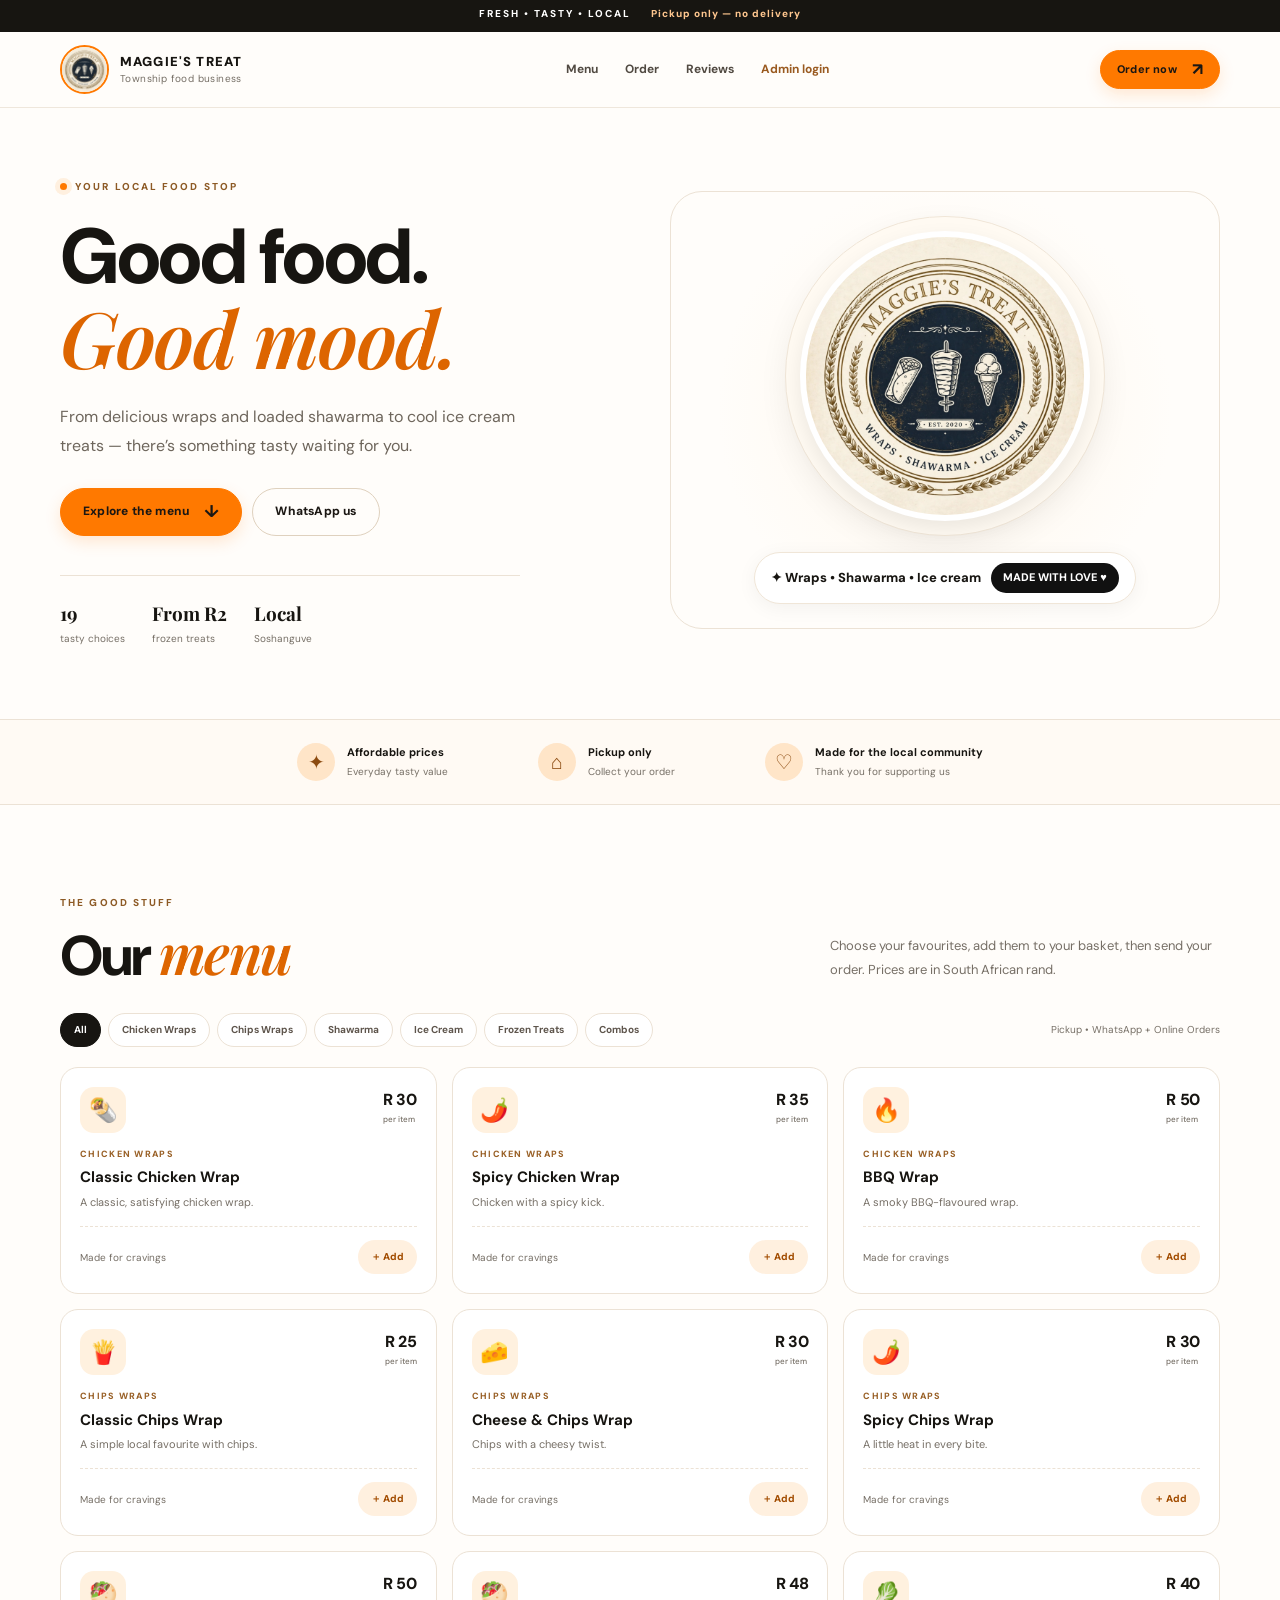
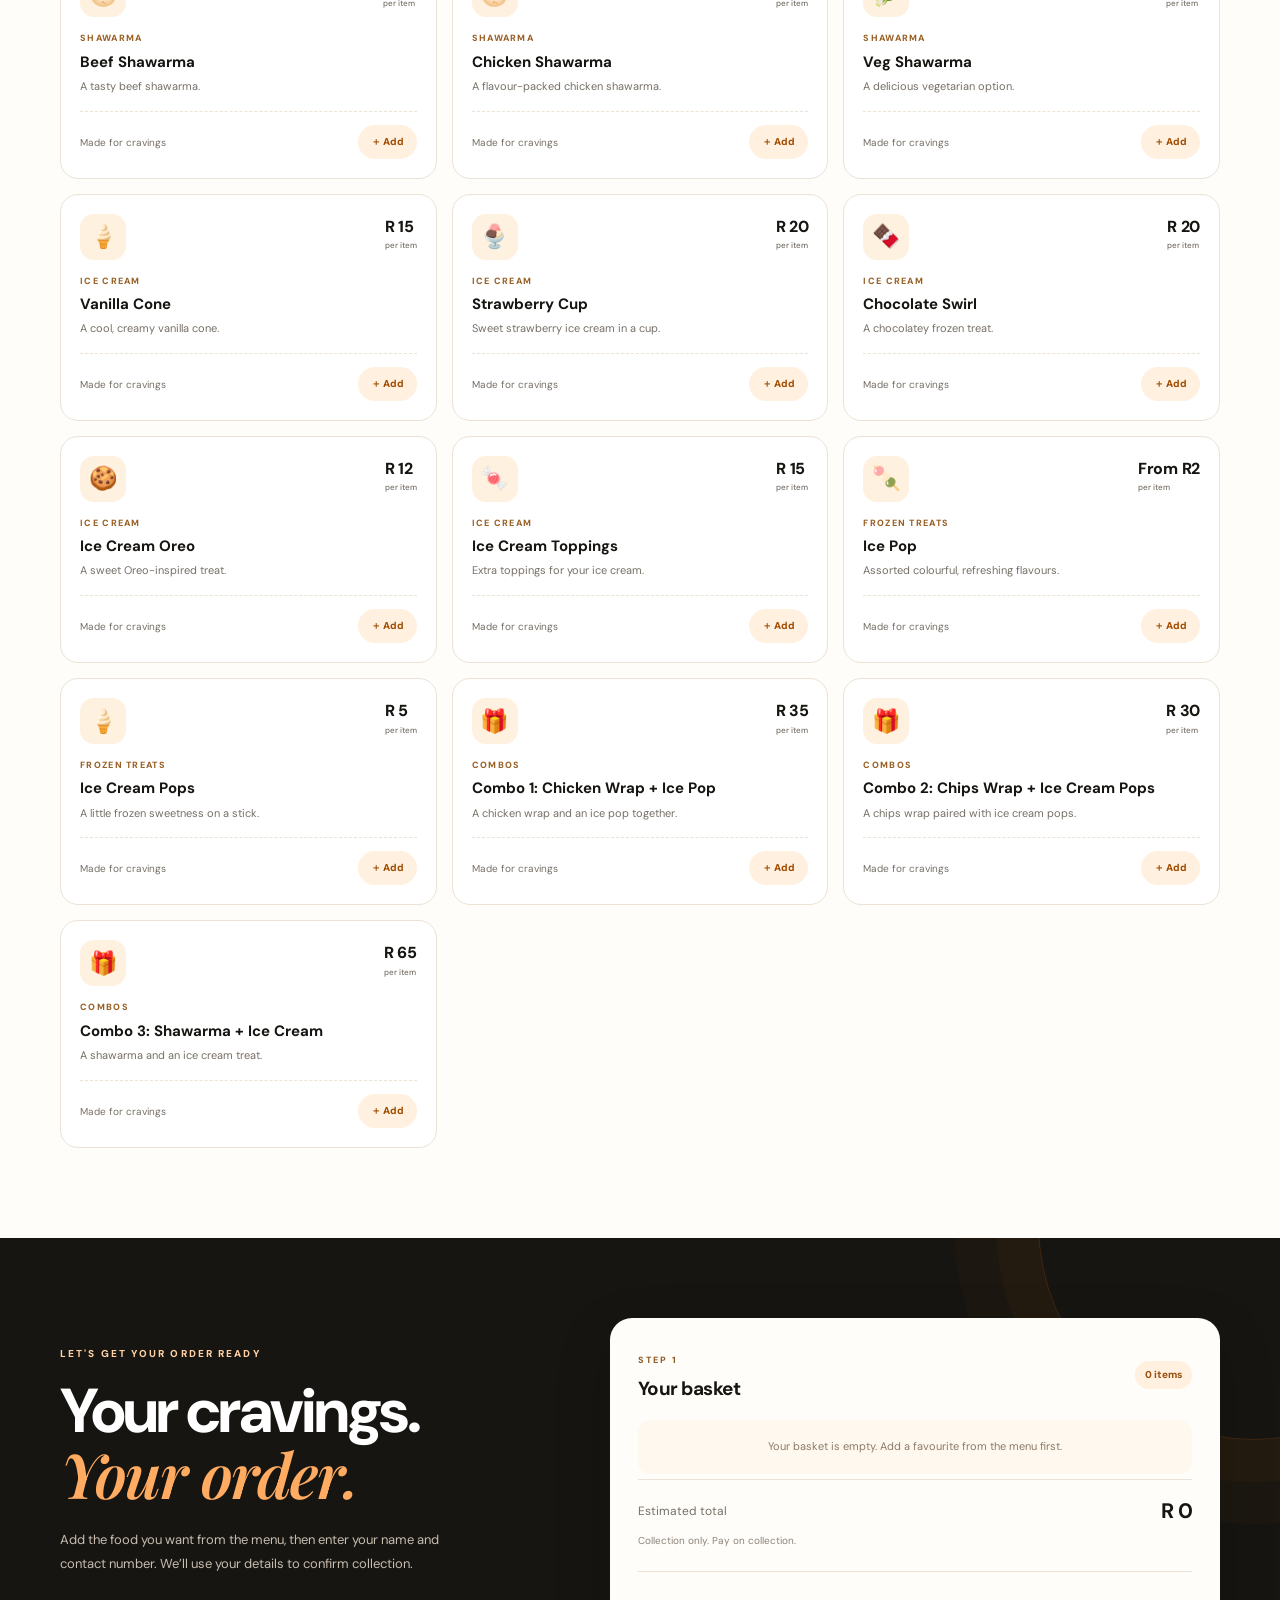
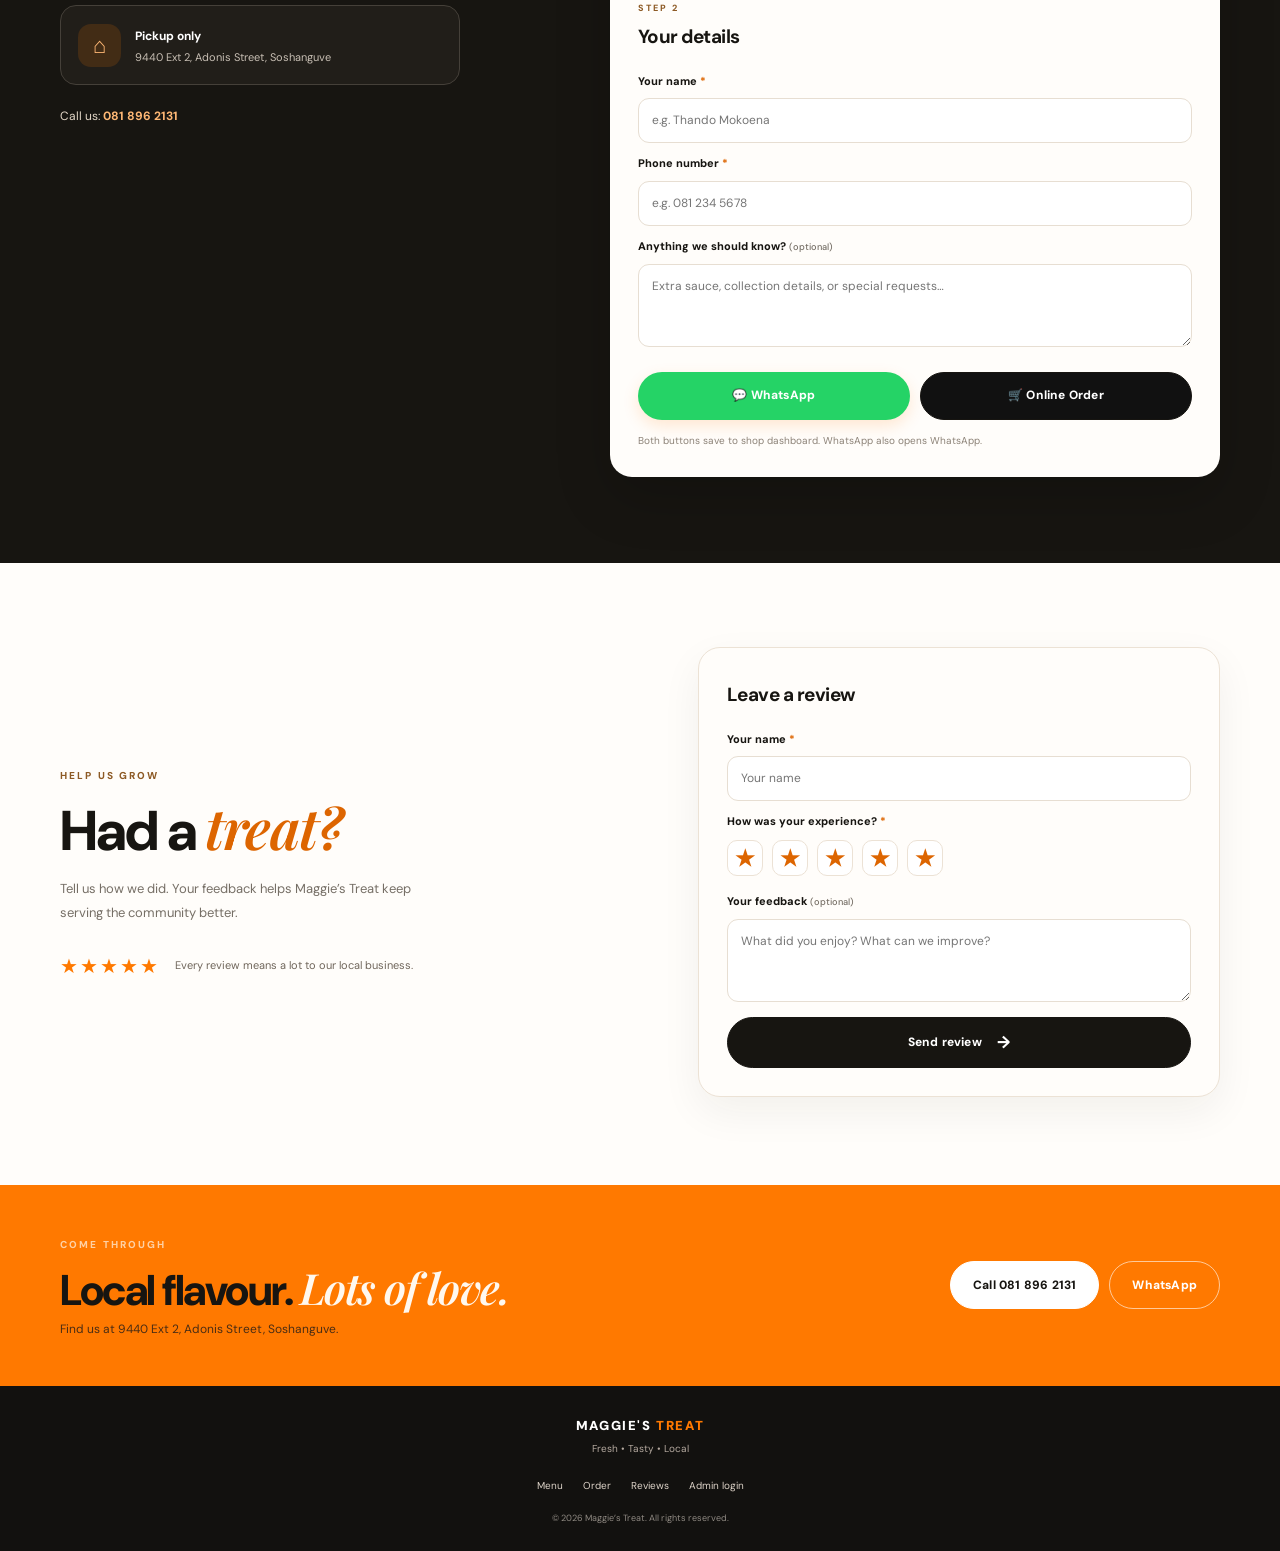
<file: index.html>
<!doctype html>
<html lang="en-ZA">
<head>
  <meta charset="utf-8">
  <meta name="viewport" content="width=device-width, initial-scale=1">
  <meta name="theme-color" content="#ff7900">
  <meta name="description" content="Order wraps, shawarma, ice cream and frozen treats from Maggie's Treat in Soshanguve. Pickup only.">
  <title>Maggie's Treat | Fresh, tasty & local</title>
  <link rel="icon" href="logo.jpg" type="image/jpeg">
  <link rel="stylesheet" href="styles.css">
</head>
<body>
  <div class="top-strip">FRESH • TASTY • LOCAL <span>Pickup only — no delivery</span></div>
  <header class="site-header">
    <a class="brand" href="#home" aria-label="Maggie's Treat home">
      <img src="logo.jpg" alt="Maggie's Treat logo">
      <span><strong>MAGGIE'S TREAT</strong><small>Township food business</small></span>
    </a>
    <nav class="main-nav" aria-label="Main navigation">
      <a href="#menu">Menu</a>
      <a href="#order">Order</a>
      <a href="#reviews">Reviews</a>
      <a class="nav-admin" href="admin.html">Admin login</a>
    </nav>
    <a class="button button-small" href="#order">Order now <span aria-hidden="true">↗</span></a>
  </header>

  <main>
    <section class="hero section-wrap" id="home">
      <div class="hero-copy">
        <span class="eyebrow"><span class="eyebrow-dot"></span> YOUR LOCAL FOOD STOP</span>
        <h1>Good food.<br><em>Good mood.</em></h1>
        <p class="hero-lead">From delicious wraps and loaded shawarma to cool ice cream treats — there’s something tasty waiting for you.</p>
        <div class="hero-actions">
          <a class="button" href="#menu">Explore the menu <span aria-hidden="true">↓</span></a>
          <a class="button button-outline" href="https://wa.me/27818962131?text=Hi%20Maggie%27s%20Treat%2C%20I%20would%20like%20to%20place%20an%20order." target="_blank" rel="noopener">WhatsApp us</a>
        </div>
        <div class="hero-highlights">
          <div><strong>19</strong><span>tasty choices</span></div>
          <div><strong>From R2</strong><span>frozen treats</span></div>
          <div><strong>Local</strong><span>Soshanguve</span></div>
        </div>
      </div>
              <div class="hero-visual" style="background:transparent;border:none;padding:0;display:grid;gap:16px;place-items:center">
        <div style="width:320px;height:320px;max-width:90vw;border-radius:50%;background:#fffaf2;border:1px solid #f0e6d8;display:grid;place-items:center;padding:14px;box-shadow:0 10px 30px rgba(0,0,0,.06)">
          <img src="logo.jpg" alt="Maggie's Treat" style="width:100%;height:100%;border-radius:50%;object-fit:cover;display:block;border:6px solid #fff;box-shadow:0 8px 20px rgba(0,0,0,.08);background:#fff">
        </div>
        <div style="padding:10px 16px;display:flex;flex-wrap:wrap;gap:10px;justify-content:center;align-items:center;background:#fff;border-radius:999px;border:1px solid #f0e6d8;box-shadow:0 4px 20px rgba(0,0,0,.05)">
          <span style="font-weight:800;font-size:13px">✦ Wraps • Shawarma • Ice cream</span>
          <span style="background:#111;color:#fff;padding:6px 12px;border-radius:999px;font-size:11px;font-weight:800">MADE WITH LOVE ♥</span>
        </div>
  </div>
    </section>

    <section class="trust-row" aria-label="Business highlights">
      <div><span class="trust-icon">✦</span><span><strong>Affordable prices</strong><small>Everyday tasty value</small></span></div>
      <div><span class="trust-icon">⌂</span><span><strong>Pickup only</strong><small>Collect your order</small></span></div>
      <div><span class="trust-icon">♡</span><span><strong>Made for the local community</strong><small>Thank you for supporting us</small></span></div>
    </section>

    <section class="menu-section section-wrap" id="menu">
      <div class="section-heading">
        <div><span class="eyebrow">THE GOOD STUFF</span><h2>Our <em>menu</em></h2></div>
        <p>Choose your favourites, add them to your basket, then send your order. Prices are in South African rand.</p>
      </div>
      <div class="menu-toolbar">
        <div id="menuFilters" class="filter-pills" aria-label="Filter menu by category"></div>
        <span id="menuConnection" class="connection-note">Pickup only - Collection</span>
      </div>
      <div id="menuGrid" class="menu-grid" aria-live="polite"></div>
    </section>

    <section class="order-section" id="order">
      <div class="section-wrap order-layout">
        <div class="order-intro">
          <span class="eyebrow eyebrow-light">LET'S GET YOUR ORDER READY</span>
          <h2>Your cravings.<br><em>Your order.</em></h2>
          <p>Add the food you want from the menu, then enter your name and contact number. We’ll use your details to confirm collection.</p>
          <div class="pickup-card"><span class="pickup-icon">⌂</span><div><strong>Pickup only</strong><p>9440 Ext 2, Adonis Street, Soshanguve</p></div></div>
          <a class="phone-link" href="tel:0818962131">Call us: <strong>081 896 2131</strong></a>
        </div>
        <div class="checkout-card">
          <div class="checkout-heading"><div><span class="eyebrow">STEP 1</span><h3>Your basket</h3></div><span class="basket-count" id="basketCount">0 items</span></div>
          <div id="cartItems" class="cart-items"><div class="empty-cart">Your basket is empty. Add a favourite from the menu first.</div></div>
          <div class="cart-total"><span>Estimated total</span><strong id="cartTotal">R0</strong></div>
          <p class="fine-print">Collection only. Pay on collection.</p>
          <div class="form-divider"></div>
          <div class="checkout-heading"><div><span class="eyebrow">STEP 2</span><h3>Your details</h3></div></div>
          <form id="orderForm" class="form-stack">
            <label for="customerName">Your name <span>*</span></label>
            <input id="customerName" name="customerName" type="text" autocomplete="name" maxlength="80" placeholder="e.g. Thando Mokoena" required>
            <label for="customerPhone">Phone number <span>*</span></label>
            <input id="customerPhone" name="customerPhone" type="tel" autocomplete="tel" inputmode="tel" maxlength="25" placeholder="e.g. 081 234 5678" required>
            <label for="orderNote">Anything we should know? <small>(optional)</small></label>
            <textarea id="orderNote" name="orderNote" rows="3" maxlength="500" placeholder="Extra sauce, collection details, or special requests…"></textarea>
            
            <!-- TWO BUTTONS - WHATSAPP + ONLINE -->
            <div style="display:grid;grid-template-columns:1fr 1fr;gap:10px;margin-top:10px">
              <button type="button" id="whatsappOrderBtn" class="button" style="background:#25D366;color:#fff;border:0">💬 WhatsApp</button>
              <button type="button" id="onlineOrderBtn" class="button button-dark" style="background:#111">🛒 Online Order</button>
            </div>
            <button type="submit" id="submitOrderBtn" style="display:none"></button>
            
            <p class="form-message" id="orderMessage" role="status" aria-live="polite"></p>
            <p class="privacy-note">Both buttons save to shop dashboard. WhatsApp also opens WhatsApp.</p>
          </form>
        </div>
      </div>
    </section>

    <section class="reviews-section section-wrap" id="reviews">
      <div class="review-copy"><span class="eyebrow">HELP US GROW</span><h2>Had a <em>treat?</em></h2><p>Tell us how we did. Your feedback helps Maggie’s Treat keep serving the community better.</p><div class="review-promise"><span>★★★★★</span><p>Every review means a lot to our local business.</p></div></div>
      <div class="review-form-card">
        <h3>Leave a review</h3>
        <form id="reviewForm" class="form-stack">
          <label for="reviewName">Your name <span>*</span></label>
          <input id="reviewName" name="reviewName" type="text" maxlength="80" placeholder="Your name" required>
          <label>How was your experience? <span>*</span></label>
          <div class="rating-picker" role="radiogroup" aria-label="Choose a rating">
            <label><input type="radio" name="rating" value="1" required><span aria-label="1 star">★</span></label>
            <label><input type="radio" name="rating" value="2"><span aria-label="2 stars">★</span></label>
            <label><input type="radio" name="rating" value="3"><span aria-label="3 stars">★</span></label>
            <label><input type="radio" name="rating" value="4"><span aria-label="4 stars">★</span></label>
            <label><input type="radio" name="rating" value="5"><span aria-label="5 stars">★</span></label>
          </div>
          <label for="reviewComment">Your feedback <small>(optional)</small></label>
          <textarea id="reviewComment" name="reviewComment" rows="3" maxlength="700" placeholder="What did you enjoy? What can we improve?"></textarea>
          <button class="button button-dark button-full" type="submit" id="submitReviewBtn">Send review <span aria-hidden="true">→</span></button>
          <p class="form-message" id="reviewMessage" role="status" aria-live="polite"></p>
        </form>
      </div>
    </section>

    <section class="contact-band">
      <div class="section-wrap contact-band-inner"><div><span class="eyebrow eyebrow-light">COME THROUGH</span><h2>Local flavour. <em>Lots of love.</em></h2><p>Find us at 9440 Ext 2, Adonis Street, Soshanguve.</p></div><div class="contact-actions"><a class="button button-white" href="tel:0818962131">Call 081 896 2131</a><a class="button button-outline-light" href="https://wa.me/27818962131" target="_blank" rel="noopener">WhatsApp</a></div></div>
    </section>
  </main>

  <footer class="site-footer"><a class="footer-brand" href="#home">MAGGIE'S <span>TREAT</span></a><p>Fresh • Tasty • Local</p><div class="footer-links"><a href="#menu">Menu</a><a href="#order">Order</a><a href="#reviews">Reviews</a><a href="admin.html">Admin login</a></div><small>© <span id="currentYear"></span> Maggie’s Treat. All rights reserved.</small></footer>

  <script src="js/app.js"></script>
</body>
                                                                                                                     </html>
</file>
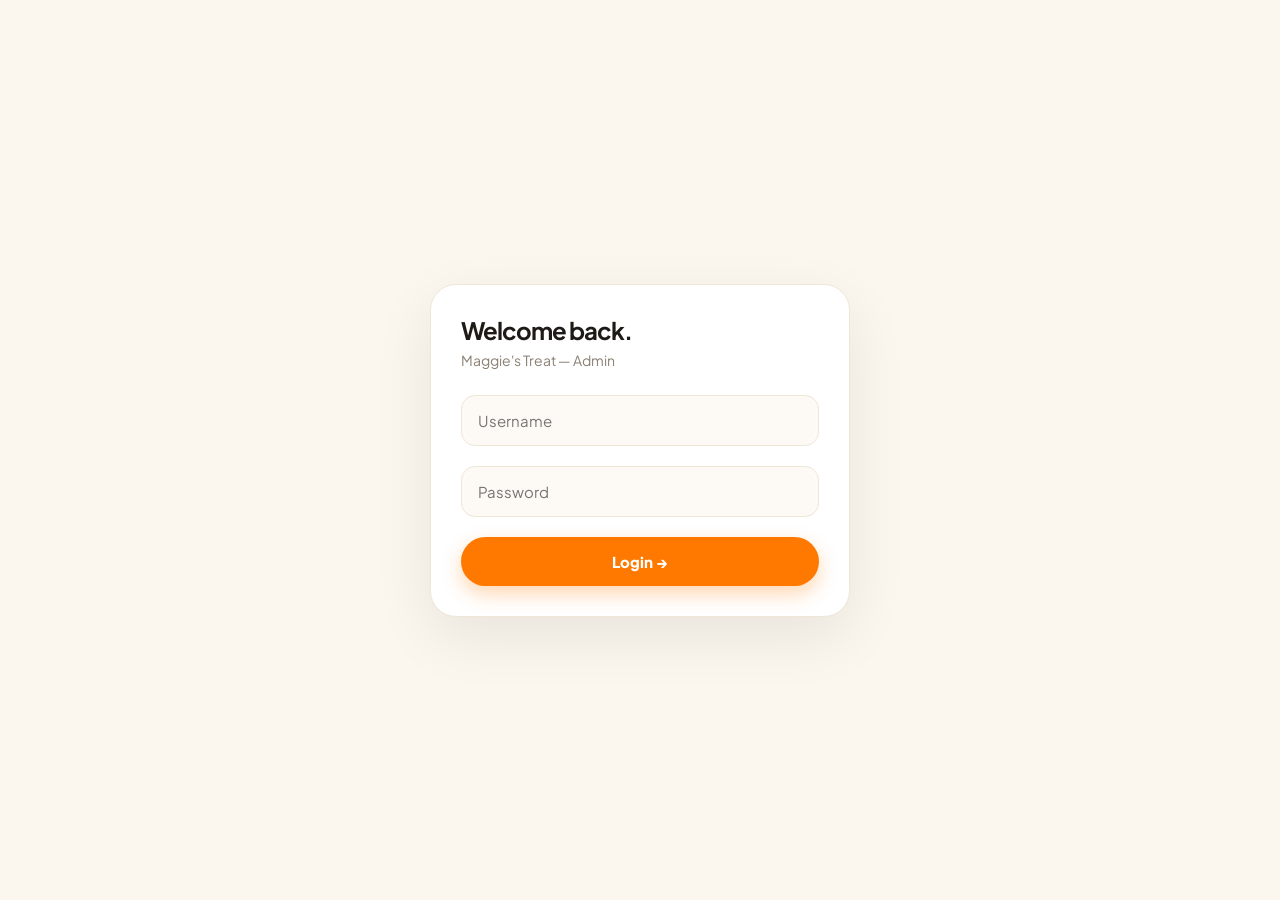
<file: admin.html>
<!doctype html>
<html lang="en-ZA">
<head>
<meta charset="utf-8"><meta name="viewport" content="width=device-width,initial-scale=1">
<title>Maggie's Treat — Admin</title>
<link href="https://fonts.googleapis.com/css2?family=Plus+Jakarta+Sans:wght@600;700;800&display=swap" rel="stylesheet">
<style>
*{box-sizing:border-box;font-family:'Plus Jakarta Sans',sans-serif}
body{margin:0;background:#fbf6ee;min-height:100vh;color:#1e1a15}
.hidden{display:none!important}
.wrap{min-height:100vh;display:grid;place-items:center;padding:20px}
.login{width:100%;max-width:420px;background:#fff;border-radius:26px;padding:30px;box-shadow:0 20px 60px rgba(0,0,0,.08);border:1px solid #f0e6d8}
.login input{width:100%;padding:15px 16px;border-radius:14px;border:1.5px solid #f0e6d8;background:#fdfaf5;margin:8px 0 12px;font-size:15px;outline:none}
.login input:focus{border-color:#ff7900;background:#fff}
.btn-orange{width:100%;padding:15px;border-radius:999px;background:#ff7900;color:#fff;border:0;font-weight:800;font-size:15px;cursor:pointer;box-shadow:0 8px 20px rgba(255,121,0,.3)}
header{position:sticky;top:0;z-index:10;background:rgba(255,255,255,.92);backdrop-filter:blur(12px);border-bottom:1px solid #f0e6d8;padding:14px 24px;display:flex;justify-content:space-between;align-items:center}
main{max-width:1250px;margin:0 auto;padding:24px 20px}
.kpis{display:grid;grid-template-columns:repeat(auto-fit,minmax(220px,1fr));gap:14px;margin:18px 0}
.kpi{background:#fff;border:1px solid #f0e6d8;border-radius:20px;padding:20px}
.kpi small{color:#8a7f72;font-weight:700;font-size:12px;text-transform:uppercase}
.kpi h2{margin:10px 0 4px;font-size:42px;letter-spacing:-2px}
.orders-wrap{background:#fff;border:1px solid #f0e6d8;border-radius:24px;padding:20px}
.tabs{display:flex;gap:8px;flex-wrap:wrap;margin:12px 0}
.tab{padding:10px 16px;border-radius:999px;border:1.5px solid #f0e6d8;background:#fffefb;font-weight:700;cursor:pointer}
.tab.active{background:#ff7900;color:#fff;border-color:#ff7900}
.grid{display:grid;grid-template-columns:repeat(auto-fit,minmax(300px,1fr));gap:14px}
.ocard{background:#fff;border:1px solid #f5eee4;border-radius:18px;padding:16px}
.badge{padding:5px 12px;border-radius:999px;font-size:11px;font-weight:800;text-transform:uppercase}
.b-new{background:#ff7900;color:#fff}.b-completed{background:#111;color:#fff}
.btn-done{width:100%;margin-top:12px;background:#111;color:#fff;border:0;padding:12px;border-radius:999px;font-weight:800;cursor:pointer}
.btn-ghost{padding:8px 14px;border-radius:999px;border:1px solid #e8ddd0;background:#fff;font-weight:700;cursor:pointer}
</style>
</head>
<body>

<div id="loginPanel" class="wrap">
<div class="login">
<h2 style="margin:0 0 6px;letter-spacing:-1px">Welcome back.</h2>
<p style="color:#8a7f72;font-size:14px;margin:0 0 18px">Maggie's Treat — Admin</p>
<div id="msg"></div>
<form id="loginForm">
<input id="email" type="text" placeholder="Username" required autocomplete="off">
<input id="pass" type="password" placeholder="Password" required autocomplete="off">
<!-- FIXED: LOGIN ONLY -->
<button type="submit" id="loginBtn" class="btn-orange" style="margin-top:8px">Login →</button>
</form>
</div>
</div>

<div id="dash" class="hidden">
<header><div style="font-weight:800;display:flex;gap:10px;align-items:center"><span style="width:36px;height:36px;background:#ff7900;border-radius:10px;display:grid;place-items:center;color:#fff">🧁</span> MAGGIE'S TREAT</div><button id="out" class="btn-ghost">Log out</button></header>
<main>
<h1 style="font-size:30px;letter-spacing:-1.2px;margin:8px 0 4px">Dashboard</h1>
<p style="color:#8a7f72;margin:0 0 18px">Local orders • WhatsApp + Online • Recent first</p>
<div id="kpis" class="kpis"></div>
<div class="orders-wrap">
<div style="display:flex;justify-content:space-between;align-items:center;flex-wrap:wrap;gap:10px"><h2 style="margin:0;letter-spacing:-1px">Orders</h2><div style="display:flex;gap:8px;flex-wrap:wrap"><select id="filter" class="btn-ghost"><option value="all">All</option><option value="new">New</option><option value="completed">Completed</option></select><button id="export" class="btn-ghost">Export CSV</button><button id="clearAll" class="btn-ghost" style="color:#a00;border-color:#ffcccc">Clear Test</button></div></div>
<div class="tabs"><button class="tab active" data-f="all">All</button><button class="tab" data-f="new">New</button><button class="tab" data-f="completed">Completed</button></div>
<div id="list" class="grid"></div>
</div>
</main>
</div>

<script>
const STORAGE_KEY='maggie_orders_v2';
let orders=JSON.parse(localStorage.getItem(STORAGE_KEY)||'[]');
const $=id=>document.getElementById(id);

const ADMIN_USER='plethabo434@gmail.com';
const ADMIN_PASS='@Maggie2017';

$('loginForm').onsubmit=(e)=>{
  e.preventDefault();
  const user=$('email').value.trim().toLowerCase();
  const pass=$('pass').value;
  if(user===ADMIN_USER && pass===ADMIN_PASS){
    localStorage.setItem('maggie_admin_logged','1');
    openDash();
  } else {
    $('msg').innerHTML='<div style="background:#ffe6e6;padding:10px;border-radius:10px;color:#a00;font-size:13px">Wrong username or password</div>';
  }
};

function openDash(){ $('loginPanel').classList.add('hidden'); $('dash').classList.remove('hidden'); load(); }
function save(){ localStorage.setItem(STORAGE_KEY, JSON.stringify(orders)); }

function load(){
  const now=new Date(); const sToday=new Date(now.getFullYear(),now.getMonth(),now.getDate()); const sWeek=new Date(); sWeek.setDate(now.getDate()-7); const sMonth=new Date(now.getFullYear(),now.getMonth(),1);
  let cToday=0,cWeek=0,cMonth=0,totalMoney=0;
  orders.forEach(o=>{ const d=new Date(o.created_at); totalMoney+=Number(o.total||0); if(d>=sToday) cToday++; if(d>=sWeek) cWeek++; if(d>=sMonth) cMonth++; });
  $('kpis').innerHTML=`
    <div class=kpi><small>Today</small><h2>${cToday}</h2><div style="color:#0a7a2e;font-weight:700;font-size:13px">R${orders.filter(o=>new Date(o.created_at)>=sToday).reduce((s,o)=>s+Number(o.total||0),0).toFixed(2)} today</div></div>
    <div class=kpi><small>Week</small><h2>${cWeek}</h2><div style="color:#0a7a2e;font-weight:700;font-size:13px">R${orders.filter(o=>new Date(o.created_at)>=sWeek).reduce((s,o)=>s+Number(o.total||0),0).toFixed(2)} week</div></div>
    <div class=kpi><small>Month</small><h2>${cMonth}</h2><div style="color:#0a7f72;font-weight:700;font-size:13px">R${orders.filter(o=>new Date(o.created_at)>=sMonth).reduce((s,o)=>s+Number(o.total||0),0).toFixed(2)} month</div></div>
    <div class=kpi><small>Total Sales</small><h2>R${totalMoney.toFixed(0)}</h2><div style="color:#8a7f72;font-size:13px">${orders.length} orders</div></div>`;
  render();
}
function render(){
  const f=$('filter').value; let list=f==='all'?orders:orders.filter(o=>o.status===f);
  if(!list.length){ $('list').innerHTML='<div style="grid-column:1/-1;padding:30px;text-align:center;color:#8a7f72">No orders yet<br>Orders from website will appear here</div>'; return; }
  $('list').innerHTML=list.slice().reverse().map(o=>{
    const items=(o.item_details||[]).map(i=>`${i.quantity}× ${i.name}`).join(' • ')||o.items;
    const shortId='#'+String(o.id).slice(-5);
    return `<div class=ocard><div style="display:flex;justify-content:space-between"><span class="badge b-${o.status}">${o.status}</span><small style="color:#8a7f72">${shortId} • ${new Date(o.created_at).toLocaleString()}</small></div><div style="font-weight:800;font-size:18px;margin:10px 0 2px">${o.customer_name}</div><div style="font-size:13px;color:#8a7f72">📞 ${o.phone}</div><div style="font-size:13px;margin:10px 0">Items: ${items}</div>${o.order_note?`<div style="font-size:12px;background:#fdf6ee;padding:8px;border-radius:8px;margin:8px 0">Note: ${o.order_note}</div>`:''}<div style="font-weight:800;font-size:18px">R ${Number(o.total).toFixed(2)}</div>${o.status==='completed'?`<div style="background:#111;color:#fff;padding:10px;border-radius:999px;text-align:center;font-weight:800;margin-top:10px">✓ DONE</div>`:`<button class=btn-done onclick="doneOrder('${o.id}')">DONE → WhatsApp Customer</button>`}</div>`;
  }).join('');
}
window.doneOrder=(id)=>{
  const o=orders.find(x=>x.id==id); if(!o) return; o.status='completed'; save();
  let phone=(o.phone||'').replace(/\D/g,''); if(phone.startsWith('0')) phone='27'+phone.substring(1);
  const items=(o.item_details||[]).map(i=>`• ${i.quantity}x ${i.name}`).join('\n')||o.items;
  const msg=`Hi ${o.customer_name}! 👋\nYour order from *Maggie's Treat* is DONE! 🎉\n\n${items}\n\nTotal: R${Number(o.total).toFixed(2)}\nReady for collection at 9440 Ext 2, Adonis Street, Soshanguve!`;
  window.open(`https://wa.me/${phone}?text=${encodeURIComponent(msg)}`,'_blank'); load();
};
$('filter').onchange=render;
document.querySelectorAll('.tab').forEach(t=>t.onclick=()=>{document.querySelectorAll('.tab').forEach(x=>x.classList.remove('active')); t.classList.add('active'); $('filter').value=t.dataset.f; render();});
$('export').onclick=()=>{
  const csv=['Date,Customer,Phone,Total,Status,Items',...orders.map(o=>`"${new Date(o.created_at).toLocaleString()}", "${o.customer_name}", "${o.phone}", ${o.total}, ${o.status}, "${(o.items||'').replace(/"/g,'""')}"`)].join('\n');
  const a=document.createElement('a'); a.href=URL.createObjectURL(new Blob([csv],{type:'text/csv'})); a.download='maggies-orders.csv'; a.click();
};
$('clearAll').onclick=()=>{
  if(confirm('⚠️ Delete ALL orders? This will clear test orders. Cannot undo!')){
    if(confirm('Are you SURE? All orders will be gone.')){
      localStorage.removeItem(STORAGE_KEY);
      orders=[];
      save();
      load();
      alert('✅ All orders cleared!');
    }
  }
};
$('out').onclick=()=>{localStorage.removeItem('maggie_admin_logged'); location.reload();};
if(localStorage.getItem('maggie_admin_logged')) openDash();
</script>
</body>
</html>
</file>
<file: styles.css>
@import url('https://fonts.googleapis.com/css2?family=DM+Sans:wght@400;500;600;700;800&family=Playfair+Display:ital,wght@0,600;0,700;1,600;1,700&display=swap');

:root{--orange:#ff7900;--orange-dark:#dd6500;--ink:#171511;--ink-2:#27231e;--cream:#fff9f0;--cream-2:#fff1df;--paper:#fffdfa;--muted:#766f66;--line:#ece2d5;--green:#2b805b;--red:#b53c2c;--shadow:0 18px 55px rgba(31,22,11,.09);--radius:22px;--font-body:'DM Sans',Arial,sans-serif;--font-display:'Playfair Display',Georgia,serif}
*{box-sizing:border-box}html{scroll-behavior:smooth;scroll-padding-top:90px}body{margin:0;background:var(--paper);color:var(--ink);font-family:var(--font-body);font-size:15px;line-height:1.6}a{color:inherit;text-decoration:none}button,input,textarea,select{font:inherit}button,a{-webkit-tap-highlight-color:transparent}button{cursor:pointer}img{max-width:100%;display:block}.hidden{display:none!important}.section-wrap{width:min(1160px,calc(100% - 44px));margin-inline:auto}.top-strip{min-height:32px;padding:6px 20px;background:var(--ink);color:#fff;font-size:10px;letter-spacing:2px;text-align:center;font-weight:800}.top-strip span{color:#ffc78f;margin-left:16px;letter-spacing:1px}.site-header{display:flex;align-items:center;justify-content:space-between;gap:22px;padding:13px max(22px,calc((100% - 1160px)/2));background:rgba(255,253,250,.95);border-bottom:1px solid rgba(236,226,213,.8);position:sticky;top:0;z-index:20;backdrop-filter:blur(14px)}.brand{display:flex;align-items:center;gap:11px;min-width:235px}.brand img{width:49px;height:49px;border-radius:50%;object-fit:cover;border:2px solid var(--orange);background:#fff}.brand span{display:flex;flex-direction:column;line-height:1.25}.brand strong{font-size:13px;font-weight:900;letter-spacing:1.15px}.brand small{font-size:10px;color:var(--muted);letter-spacing:.4px;margin-top:3px}.main-nav{display:flex;align-items:center;gap:27px}.main-nav a,.text-link{font-size:12px;font-weight:700;color:#514a42;transition:color .2s}.main-nav a:hover,.text-link:hover{color:var(--orange-dark)}.main-nav .nav-admin{color:#9a5a20}.button{display:inline-flex;justify-content:center;align-items:center;gap:15px;min-height:48px;padding:13px 22px;border:1px solid var(--orange);border-radius:999px;background:var(--orange);color:#1b1713;font-size:12px;font-weight:800;letter-spacing:.2px;line-height:1.3;transition:transform .2s,background .2s,border-color .2s;box-shadow:0 6px 16px rgba(255,121,0,.16)}.button:hover{transform:translateY(-2px);background:#ff8b24;border-color:#ff8b24}.button:disabled{opacity:.6;cursor:wait;transform:none}.button span{font-size:17px;line-height:1}.button-small{min-height:39px;padding:9px 16px;font-size:11px;white-space:nowrap}.button-outline{background:transparent;border-color:#dfd1be;box-shadow:none}.button-outline:hover{background:#fff1df;border-color:var(--orange)}.button-dark{background:var(--ink);border-color:var(--ink);color:#fff;box-shadow:none}.button-dark:hover{background:#30291f;border-color:#30291f}.button-full{width:100%;min-height:51px}.button-white{background:#fff;color:var(--ink);border-color:#fff;box-shadow:none}.button-white:hover{background:#fff1df;border-color:#fff1df}.button-outline-light{background:transparent;border-color:rgba(255,255,255,.6);color:#fff;box-shadow:none}.button-outline-light:hover{background:rgba(255,255,255,.12);border-color:#fff}
.hero{display:grid;grid-template-columns:1.02fr .98fr;align-items:center;gap:38px;padding-top:65px;padding-bottom:72px;min-height:520px}.eyebrow{display:inline-flex;align-items:center;gap:8px;color:#8d5a25;font-size:10px;font-weight:800;letter-spacing:2.1px;text-transform:uppercase}.eyebrow-light{color:#ffd1a4}.eyebrow-dot{width:7px;height:7px;background:var(--orange);border-radius:50%;box-shadow:0 0 0 5px #fff0df}.hero h1,.section-heading h2,.order-intro h2,.review-copy h2,.contact-band h2,.login-panel h1,.dashboard-title-row h1{font-size:clamp(45px,6.2vw,78px);letter-spacing:-2.5px;line-height:1.03;margin:20px 0 18px;font-weight:800}.hero h1 em,.section-heading h2 em,.order-intro h2 em,.review-copy h2 em,.contact-band h2 em,.login-panel h1 em,.dashboard-title-row h1 em{font-family:var(--font-display);font-weight:600;color:var(--orange-dark);letter-spacing:-1.5px}.hero-lead{max-width:460px;color:#6e665c;font-size:16px;line-height:1.85;margin:0 0 27px}.hero-actions{display:flex;flex-wrap:wrap;gap:10px}.hero-highlights{display:flex;gap:27px;margin-top:39px;padding-top:22px;border-top:1px solid var(--line);max-width:460px}.hero-highlights div{display:flex;flex-direction:column;gap:3px}.hero-highlights strong{font-family:var(--font-display);font-size:19px}.hero-highlights span{font-size:10px;color:var(--muted)}.hero-visual{min-height:390px;position:relative;display:flex;align-items:center;justify-content:center}.hero-orange-shape{position:absolute;inset:8% 4% 8% 11%;background:var(--orange);border-radius:44% 56% 53% 47% / 45% 44% 56% 55%;transform:rotate(-8deg)}.hero-logo{z-index:1;width:min(83%,400px);aspect-ratio:1;object-fit:cover;border:10px solid var(--paper);border-radius:50%;box-shadow:0 16px 45px rgba(40,24,8,.18);transform:rotate(3deg)}.hero-sticker{position:absolute;z-index:2;right:0;top:8%;width:102px;height:102px;border-radius:50%;background:var(--ink);color:#fff;display:flex;align-items:center;justify-content:center;flex-direction:column;line-height:1.25;transform:rotate(10deg);box-shadow:0 7px 0 rgba(0,0,0,.08)}.hero-sticker span{font-size:8px;letter-spacing:1.4px}.hero-sticker strong{font-size:19px;color:#ffb166}.hero-caption{position:absolute;z-index:2;left:2%;bottom:8%;display:flex;align-items:center;gap:9px;padding:12px 18px;border-radius:999px;background:#fff;box-shadow:var(--shadow);font-size:10px;font-weight:700;letter-spacing:.4px}.hero-caption b{color:var(--orange);padding:0 4px}.caption-mark{font-size:19px;color:var(--orange)}
.trust-row{border-top:1px solid var(--line);border-bottom:1px solid var(--line);background:#fffaf4;display:flex;justify-content:center;gap:clamp(26px,7vw,105px);padding:23px 25px}.trust-row>div{display:flex;align-items:center;gap:12px}.trust-icon{display:grid;place-items:center;width:38px;height:38px;flex-shrink:0;border-radius:50%;background:#ffe5c8;color:#8c4b10;font-size:20px}.trust-row strong,.trust-row small{display:block}.trust-row strong{font-size:11px}.trust-row small{font-size:10px;color:var(--muted);margin-top:2px}
.menu-section{padding-top:84px;padding-bottom:90px}.section-heading{display:flex;align-items:flex-end;justify-content:space-between;gap:35px;margin-bottom:28px}.section-heading h2,.review-copy h2{font-size:clamp(39px,5vw,56px);margin:10px 0 0;letter-spacing:-1.8px}.section-heading>p{max-width:390px;margin:0 0 4px;color:var(--muted);font-size:13px;line-height:1.8}.menu-toolbar{display:flex;align-items:center;justify-content:space-between;gap:15px;margin:0 0 20px}.filter-pills{display:flex;flex-wrap:wrap;gap:7px}.filter-pill{border:1px solid var(--line);border-radius:999px;padding:8px 13px;background:#fff;color:#5e554c;font-size:10px;font-weight:700}.filter-pill.active,.filter-pill:hover{background:var(--ink);border-color:var(--ink);color:#fff}.connection-note{font-size:10px;color:var(--muted);white-space:nowrap}.menu-grid{display:grid;grid-template-columns:repeat(3,minmax(0,1fr));gap:15px}.menu-card{display:flex;flex-direction:column;min-height:220px;padding:19px;border:1px solid var(--line);border-radius:18px;background:#fff;transition:transform .2s,box-shadow .2s,border-color .2s}.menu-card:hover{transform:translateY(-3px);box-shadow:var(--shadow);border-color:#ffcb98}.menu-card-top{display:flex;align-items:flex-start;justify-content:space-between;gap:12px}.food-icon{display:grid;place-items:center;width:46px;height:46px;border-radius:14px;background:var(--cream-2);font-size:23px}.food-category{display:block;margin-top:14px;color:#996026;text-transform:uppercase;font-size:9px;font-weight:800;letter-spacing:1.3px}.menu-card h3{font-size:15px;line-height:1.35;margin:6px 0 6px}.menu-card p{color:var(--muted);font-size:11px;line-height:1.6;margin:0 0 15px}.menu-card-bottom{display:flex;align-items:center;justify-content:space-between;gap:10px;margin-top:auto;padding-top:13px;border-top:1px dashed var(--line)}.menu-price{font-size:16px;font-weight:800;letter-spacing:-.3px}.menu-price small{display:block;font-size:8px;font-weight:500;color:var(--muted);letter-spacing:0}.add-button{border:0;border-radius:999px;padding:9px 13px;background:#fff0df;color:#a24c00;font-size:10px;font-weight:800;white-space:nowrap}.add-button:hover{background:var(--orange);color:var(--ink)}.loading-card,.empty-state{padding:28px;text-align:center;color:var(--muted);font-size:13px;border:1px dashed var(--line);border-radius:16px;background:#fff;grid-column:1/-1}
.order-section{background:var(--ink);color:#fff;padding:80px 0 86px;position:relative;overflow:hidden}.order-section:before{content:"";position:absolute;width:430px;height:430px;border:1px solid rgba(255,121,0,.18);border-radius:50%;right:-190px;top:-230px;box-shadow:0 0 0 42px rgba(255,121,0,.035),0 0 0 84px rgba(255,121,0,.025)}.order-layout{display:grid;grid-template-columns:.88fr 1.12fr;align-items:start;gap:70px;position:relative}.order-intro{padding-top:22px}.order-intro h2{font-size:clamp(42px,5.2vw,62px);margin:15px 0 18px}.order-intro h2 em{color:#ffab61}.order-intro>p{max-width:390px;color:#c7bdb0;line-height:1.85;font-size:13px}.pickup-card{display:flex;align-items:center;gap:14px;margin-top:29px;padding:17px;border:1px solid #454039;border-radius:16px;background:#211e19;max-width:400px}.pickup-icon{display:grid;place-items:center;flex-shrink:0;width:43px;height:43px;border-radius:13px;background:rgba(255,121,0,.15);color:#ffb875;font-size:22px}.pickup-card strong{font-size:12px}.pickup-card p{font-size:11px;color:#c8bfb4;margin:2px 0 0}.phone-link{display:inline-block;margin-top:22px;color:#e4d8c8;font-size:12px}.phone-link strong{color:#ffb875}.checkout-card,.review-form-card{background:#fffdfa;color:var(--ink);padding:28px;border-radius:22px;box-shadow:0 20px 55px rgba(0,0,0,.19)}.checkout-heading{display:flex;align-items:center;justify-content:space-between;gap:10px}.checkout-heading h3,.review-form-card h3{font-size:19px;letter-spacing:-.5px;margin:4px 0 0}.checkout-heading .eyebrow{font-size:9px}.basket-count{border-radius:999px;padding:6px 10px;background:#fff0df;color:#9b4f0b;font-size:10px;font-weight:800}.cart-items{margin:16px 0 4px;max-height:235px;overflow:auto}.empty-cart{padding:18px 12px;background:#fff8ee;border-radius:12px;color:#8b7b69;font-size:11px;text-align:center}.cart-row{display:grid;grid-template-columns:1fr auto;gap:10px;padding:12px 0;border-bottom:1px solid var(--line)}.cart-row:last-child{border-bottom:0}.cart-row-name{font-size:11px;font-weight:800}.cart-row-price{font-size:10px;color:var(--muted);margin-top:2px}.cart-controls{display:flex;align-items:center;gap:8px}.cart-controls button{width:27px;height:27px;border:1px solid var(--line);border-radius:50%;background:#fff;font-weight:800;line-height:1}.cart-controls button:hover{border-color:var(--orange);background:#fff0df}.cart-qty{min-width:12px;text-align:center;font-size:11px;font-weight:800}.cart-total{display:flex;align-items:center;justify-content:space-between;border-top:1px solid var(--line);padding-top:15px;margin-top:5px}.cart-total span{font-size:12px;color:var(--muted)}.cart-total strong{font-size:21px;letter-spacing:-.5px}.fine-print,.privacy-note{font-size:10px;color:#8c8277;line-height:1.6;margin:5px 0 0}.form-divider{height:1px;background:var(--line);margin:22px 0}.form-stack{display:flex;flex-direction:column;gap:8px;margin-top:16px}.form-stack label{font-size:11px;font-weight:800;margin-top:4px}.form-stack label span{color:var(--orange-dark)}.form-stack label small{font-weight:500;color:var(--muted)}.form-stack input:not([type=radio]),.form-stack textarea,.form-stack select{width:100%;border:1px solid #e7ded2;border-radius:11px;background:#fff;padding:12px 13px;color:var(--ink);outline:none;font-size:12px;transition:border-color .2s,box-shadow .2s}.form-stack input:focus,.form-stack textarea:focus,.form-stack select:focus{border-color:#ffa24d;box-shadow:0 0 0 3px rgba(255,121,0,.1)}.form-stack textarea{resize:vertical;min-height:72px}.form-stack .button{margin-top:7px}.form-message{font-size:11px;line-height:1.6;margin:4px 0 0;color:var(--green);min-height:0}.form-message:empty{display:none}.form-message.error{color:var(--red)}
.reviews-section{display:grid;grid-template-columns:1fr .92fr;align-items:center;gap:70px;padding-top:84px;padding-bottom:88px}.review-copy h2{margin:12px 0 17px}.review-copy>p{max-width:390px;color:var(--muted);line-height:1.85;font-size:13px}.review-promise{display:flex;align-items:center;gap:15px;margin-top:25px}.review-promise span{color:var(--orange);font-size:20px;letter-spacing:2px}.review-promise p{font-size:11px;color:#70665b;margin:0}.review-form-card{border:1px solid var(--line);box-shadow:0 15px 42px rgba(41,28,12,.06)}.review-form-card h3{margin-bottom:6px}.rating-picker{display:flex;align-items:center;gap:9px;margin:1px 0 5px}.rating-picker label{margin:0;cursor:pointer}.rating-picker input{position:absolute;opacity:0;pointer-events:none}.rating-picker span{display:grid;place-items:center;width:36px;height:36px;border-radius:10px;border:1px solid var(--line);background:#fff;color:#d6cbbf;font-size:22px;transition:all .15s}.rating-picker label:hover span,.rating-picker label:has(input:checked) span{background:#fff0df;border-color:#ffbc7b;color:var(--orange)}.rating-picker label:focus-within span{outline:2px solid var(--orange);outline-offset:2px}.contact-band{background:var(--orange);padding:46px 0;color:var(--ink)}.contact-band-inner{display:flex;align-items:center;justify-content:space-between;gap:30px}.contact-band h2{font-size:clamp(31px,4vw,43px);letter-spacing:-1.5px;margin:10px 0 8px}.contact-band h2 em{color:#fff8ef}.contact-band p{font-size:12px;margin:0;color:#4a2d14}.contact-actions{display:flex;flex-wrap:wrap;gap:10px}.site-footer{display:flex;flex-direction:column;align-items:center;text-align:center;padding:30px 20px 25px;background:#12110f;color:#fff}.footer-brand{font-weight:900;font-size:13px;letter-spacing:1.6px}.footer-brand span{color:var(--orange)}.site-footer>p{font-size:10px;color:#b5aaa0;margin:5px 0 13px}.footer-links{display:flex;flex-wrap:wrap;gap:20px;margin:8px 0 17px}.footer-links a{font-size:10px;color:#ded4c9}.footer-links a:hover{color:#ffb66f}.site-footer small{color:#8f8982;font-size:9px}.admin-footer{margin-top:0}
/* Admin dashboard */
.admin-body{background:#faf7f1;min-height:100vh}.admin-header{display:flex;justify-content:space-between;align-items:center;gap:18px;padding:13px max(22px,calc((100% - 1160px)/2));background:#fffdfa;border-bottom:1px solid var(--line)}.admin-header-actions{display:flex;align-items:center;gap:17px}.admin-main{min-height:calc(100vh - 170px);padding-top:55px;padding-bottom:70px}.login-panel{width:min(460px,100%);margin:15px auto 40px;padding:34px;background:#fff;border:1px solid var(--line);border-radius:22px;box-shadow:var(--shadow)}.login-panel h1,.dashboard-title-row h1{font-size:clamp(37px,5vw,53px);margin:12px 0}.login-panel>p{color:var(--muted);font-size:12px;line-height:1.8}.login-panel .form-stack{margin-top:22px}.setup-notice{padding:23px 25px;border:1px solid #ffd1a0;border-radius:16px;background:#fff5e8;margin-bottom:24px}.setup-notice h2{margin:0 0 6px;font-size:18px}.setup-notice p{margin:0;font-size:12px;color:#6d5a46;line-height:1.8}.setup-notice code{background:#ffead3;padding:2px 4px;border-radius:4px}.dashboard-title-row{display:flex;align-items:center;justify-content:space-between;gap:20px;margin-bottom:26px}.dashboard-title-row h1{margin:9px 0 6px}.dashboard-title-row p{font-size:11px;margin:0;color:var(--muted)}.stats-grid{display:grid;grid-template-columns:repeat(5,minmax(0,1fr));gap:13px;margin:20px 0 44px}.stat-card{display:flex;flex-direction:column;gap:7px;padding:20px 18px;border:1px solid var(--line);border-radius:16px;background:#fff;min-width:0}.stat-card span{font-size:10px;color:#75695c;font-weight:700}.stat-card strong{font-size:clamp(19px,2.6vw,28px);letter-spacing:-1px;overflow-wrap:anywhere}.stat-card small{font-size:9px;color:#9b9186}.stat-featured{background:var(--ink);border-color:var(--ink);color:#fff}.stat-featured span,.stat-featured small{color:#d4c5b4}.stat-featured strong{color:#ffb56f}.dashboard-section{margin:0 0 42px}.dashboard-section-heading{display:flex;align-items:end;justify-content:space-between;gap:18px;margin-bottom:18px}.dashboard-section-heading h2{font-size:28px;letter-spacing:-1px;margin:6px 0 0}.filter-label{display:flex;align-items:center;gap:8px;font-size:10px;color:var(--muted);font-weight:700}.filter-label select{padding:8px 10px;border:1px solid var(--line);border-radius:8px;background:#fff;color:var(--ink);font-size:10px}.orders-list{display:grid;grid-template-columns:repeat(2,minmax(0,1fr));gap:14px}.order-card{padding:19px;background:#fff;border:1px solid var(--line);border-radius:16px;min-width:0}.order-card-head{display:flex;justify-content:space-between;align-items:flex-start;gap:12px;padding-bottom:13px;border-bottom:1px solid var(--line)}.order-card h3{font-size:14px;margin:0 0 4px}.order-meta{font-size:10px;color:var(--muted);line-height:1.6;overflow-wrap:anywhere}.order-total{font-size:19px;font-weight:800;white-space:nowrap}.order-status{display:inline-block;font-size:9px;font-weight:800;border-radius:999px;padding:5px 8px;margin-top:7px;background:#fff0df;color:#93500b}.status-preparing{background:#e9efff;color:#385b9b}.status-ready{background:#e2f5ec;color:#27744e}.status-completed{background:#e1f2e7;color:#276b47}.status-cancelled{background:#fbe8e5;color:#aa3e2f}.order-items{padding:12px 0 10px;margin:0;list-style:none}.order-items li{display:flex;justify-content:space-between;gap:12px;font-size:10px;padding:4px 0}.order-items li span:last-child{white-space:nowrap;font-weight:700}.order-note{padding:9px 11px;background:#faf5ed;color:#695c4d;border-radius:9px;font-size:10px;margin-bottom:12px}.order-card-footer{display:flex;align-items:center;justify-content:space-between;gap:10px;flex-wrap:wrap}.order-phone{color:#865019;font-size:10px;font-weight:800}.order-card-footer select{max-width:190px;padding:9px 10px;border:1px solid var(--line);border-radius:9px;background:#fff;font-size:10px;font-weight:700;color:var(--ink)}.completed-date{font-size:9px;color:var(--green);margin-top:7px}.reviews-list{display:grid;grid-template-columns:repeat(3,minmax(0,1fr));gap:13px}.admin-review-card{padding:18px;background:#fff;border:1px solid var(--line);border-radius:15px}.admin-review-head{display:flex;justify-content:space-between;align-items:start;gap:9px}.admin-review-head strong{font-size:11px}.admin-review-stars{color:var(--orange);font-size:14px;letter-spacing:1px;white-space:nowrap}.admin-review-card p{font-size:11px;color:#756a5d;line-height:1.7;margin:12px 0}.admin-review-card time{font-size:9px;color:#9b9186}.dashboard-footnote{border-top:1px solid var(--line);padding-top:18px;color:var(--muted);font-size:10px;line-height:1.8}.muted-text{color:var(--muted)}
@media(max-width:980px){.main-nav{gap:15px}.brand{min-width:auto}.brand strong{font-size:12px}.hero{gap:20px;padding-top:50px}.hero-visual{min-height:340px}.order-layout{gap:35px}.reviews-section{gap:36px}.stats-grid{grid-template-columns:repeat(3,minmax(0,1fr))}.stat-card strong{font-size:25px}}
@media(max-width:760px){.section-wrap{width:min(100% - 30px,560px)}.top-strip{font-size:9px;letter-spacing:1px}.top-strip span{display:block;margin:0;letter-spacing:.4px}.site-header{padding:10px 15px;gap:9px;flex-wrap:wrap}.brand{gap:8px}.brand img{width:41px;height:41px}.brand strong{font-size:10px;letter-spacing:.65px}.brand small{font-size:9px}.site-header>.button{margin-left:auto;min-height:35px;padding:8px 12px;font-size:10px}.main-nav{order:3;width:100%;justify-content:space-between;gap:8px;border-top:1px solid var(--line);padding-top:8px}.main-nav a{font-size:10px}.hero{grid-template-columns:1fr;gap:12px;padding-top:47px;padding-bottom:45px}.hero-copy{padding:0 3px}.hero h1{font-size:56px;margin-top:18px}.hero-lead{font-size:14px;line-height:1.8}.hero-highlights{margin-top:25px;padding-top:16px;gap:20px}.hero-highlights strong{font-size:17px}.hero-visual{min-height:300px;margin-top:5px}.hero-logo{width:min(69%,300px);border-width:7px}.hero-orange-shape{inset:7% 11% 7% 15%}.hero-sticker{right:5%;top:4%;width:82px;height:82px}.hero-sticker strong{font-size:15px}.hero-sticker span{font-size:7px}.hero-caption{left:0;bottom:3%;font-size:9px;padding:10px 13px}.trust-row{justify-content:flex-start;overflow:auto;gap:25px;padding:18px 15px}.trust-row>div{min-width:max-content}.trust-row strong{font-size:10px}.trust-row small{font-size:9px}.menu-section{padding-top:57px;padding-bottom:58px}.section-heading{display:block;margin-bottom:22px}.section-heading h2,.review-copy h2{font-size:43px}.section-heading>p{margin-top:14px;font-size:12px}.menu-toolbar{align-items:flex-start;flex-direction:column}.connection-note{white-space:normal}.filter-pills{gap:6px}.filter-pill{font-size:9px;padding:7px 10px}.menu-grid{grid-template-columns:repeat(2,minmax(0,1fr));gap:10px}.menu-card{padding:13px;min-height:218px;border-radius:15px}.food-icon{width:39px;height:39px;font-size:20px}.food-category{font-size:8px;letter-spacing:1px;margin-top:12px}.menu-card h3{font-size:13px}.menu-card p{font-size:10px}.menu-card-bottom{align-items:flex-start;flex-direction:column;gap:9px}.menu-price{font-size:15px}.add-button{width:100%;padding:9px;font-size:10px}.order-section{padding:57px 0 60px}.order-layout{grid-template-columns:1fr;gap:29px}.order-intro{padding-top:0}.order-intro h2{font-size:48px}.order-intro>p{font-size:12px}.checkout-card,.review-form-card{padding:21px 18px;border-radius:18px}.reviews-section{grid-template-columns:1fr;gap:24px;padding-top:59px;padding-bottom:60px}.review-copy>p{font-size:12px}.contact-band{padding:34px 0}.contact-band-inner{align-items:flex-start;flex-direction:column;gap:19px}.contact-band h2{font-size:34px}.contact-actions{width:100%}.contact-actions .button{flex:1;padding:12px 14px}.footer-links{gap:15px}.admin-header{padding:10px 15px;align-items:flex-start}.admin-header .brand img{width:39px;height:39px}.admin-header-actions{gap:8px;align-items:flex-end;flex-direction:column}.admin-header-actions .text-link{font-size:9px}.admin-main{padding-top:30px;padding-bottom:45px}.login-panel{padding:25px 20px;margin:5px auto 30px}.dashboard-title-row{align-items:flex-start}.dashboard-title-row .button{min-height:40px;padding:9px 13px}.dashboard-title-row h1{font-size:38px}.stats-grid{grid-template-columns:repeat(2,minmax(0,1fr));gap:9px;margin-bottom:35px}.stat-card{padding:15px 13px}.stat-card strong{font-size:22px}.stat-card span{font-size:9px}.stat-card small{font-size:8px}.stat-featured{grid-column:span 2}.dashboard-section-heading{align-items:flex-start;flex-direction:column}.dashboard-section-heading h2{font-size:26px}.filter-label{width:100%;justify-content:space-between}.filter-label select{max-width:70%}.orders-list{grid-template-columns:1fr}.reviews-list{grid-template-columns:1fr}.order-card{padding:16px}.admin-review-card{padding:16px}}
@media(max-width:375px){.brand strong{font-size:9px}.site-header>.button{padding:8px 9px}.main-nav a{font-size:9px}.hero h1{font-size:49px}.menu-card{padding:11px}.menu-card h3{font-size:12px}.cart-controls{gap:5px}.contact-actions{flex-direction:column}.contact-actions .button{width:100%}}

/* ===== FIX UNPROFESSIONAL HERO - PROFESSIONAL VERSION ===== */
.hero-visual{
  background: radial-gradient(circle at 50% 50%, #fff7ec 0%, #fffdfa 65%) !important;
  border:1px solid #ece2d5 !important;
  border-radius:32px !important;
  padding:24px !important;
  min-height:420px !important;
  overflow:hidden !important;
}
.hero-orange-shape{ display:none !important; }
.hero-logo{
  width:300px !important;
  height:300px !important;
  max-width:84% !important;
  border:8px solid #fff !important;
  border-radius:50% !important;
  box-shadow:0 20px 60px rgba(31,22,11,.14) !important;
  transform:none !important;
  object-fit:cover !important;
}
.hero-sticker{
  right:18px !important;
  top:18px !important;
  width:96px !important;
  height:96px !important;
  transform:rotate(6deg) !important;
}
.hero-caption{
  left:50% !important;
  bottom:18px !important;
  transform:translateX(-50%) !important;
  white-space:nowrap !important;
  background:#fff !important;
  border:1px solid #ece2d5 !important;
  box-shadow:0 8px 24px rgba(31,22,11,.08) !important;
}

@media(max-width:760px){
  .hero-visual{
    min-height:380px !important;
    margin-top:10px !important;
    border-radius:28px !important;
  }
  .hero-logo{
    width:260px !important;
    height:260px !important;
    border-width:6px !important;
  }
  .hero-sticker{
    width:78px !important;
    height:78px !important;
    right:12px !important;
    top:12px !important;
  }
  .hero-sticker strong{font-size:14px !important}
  .hero-caption{
    bottom:14px !important;
    font-size:10px !important;
  }
}
</file>
